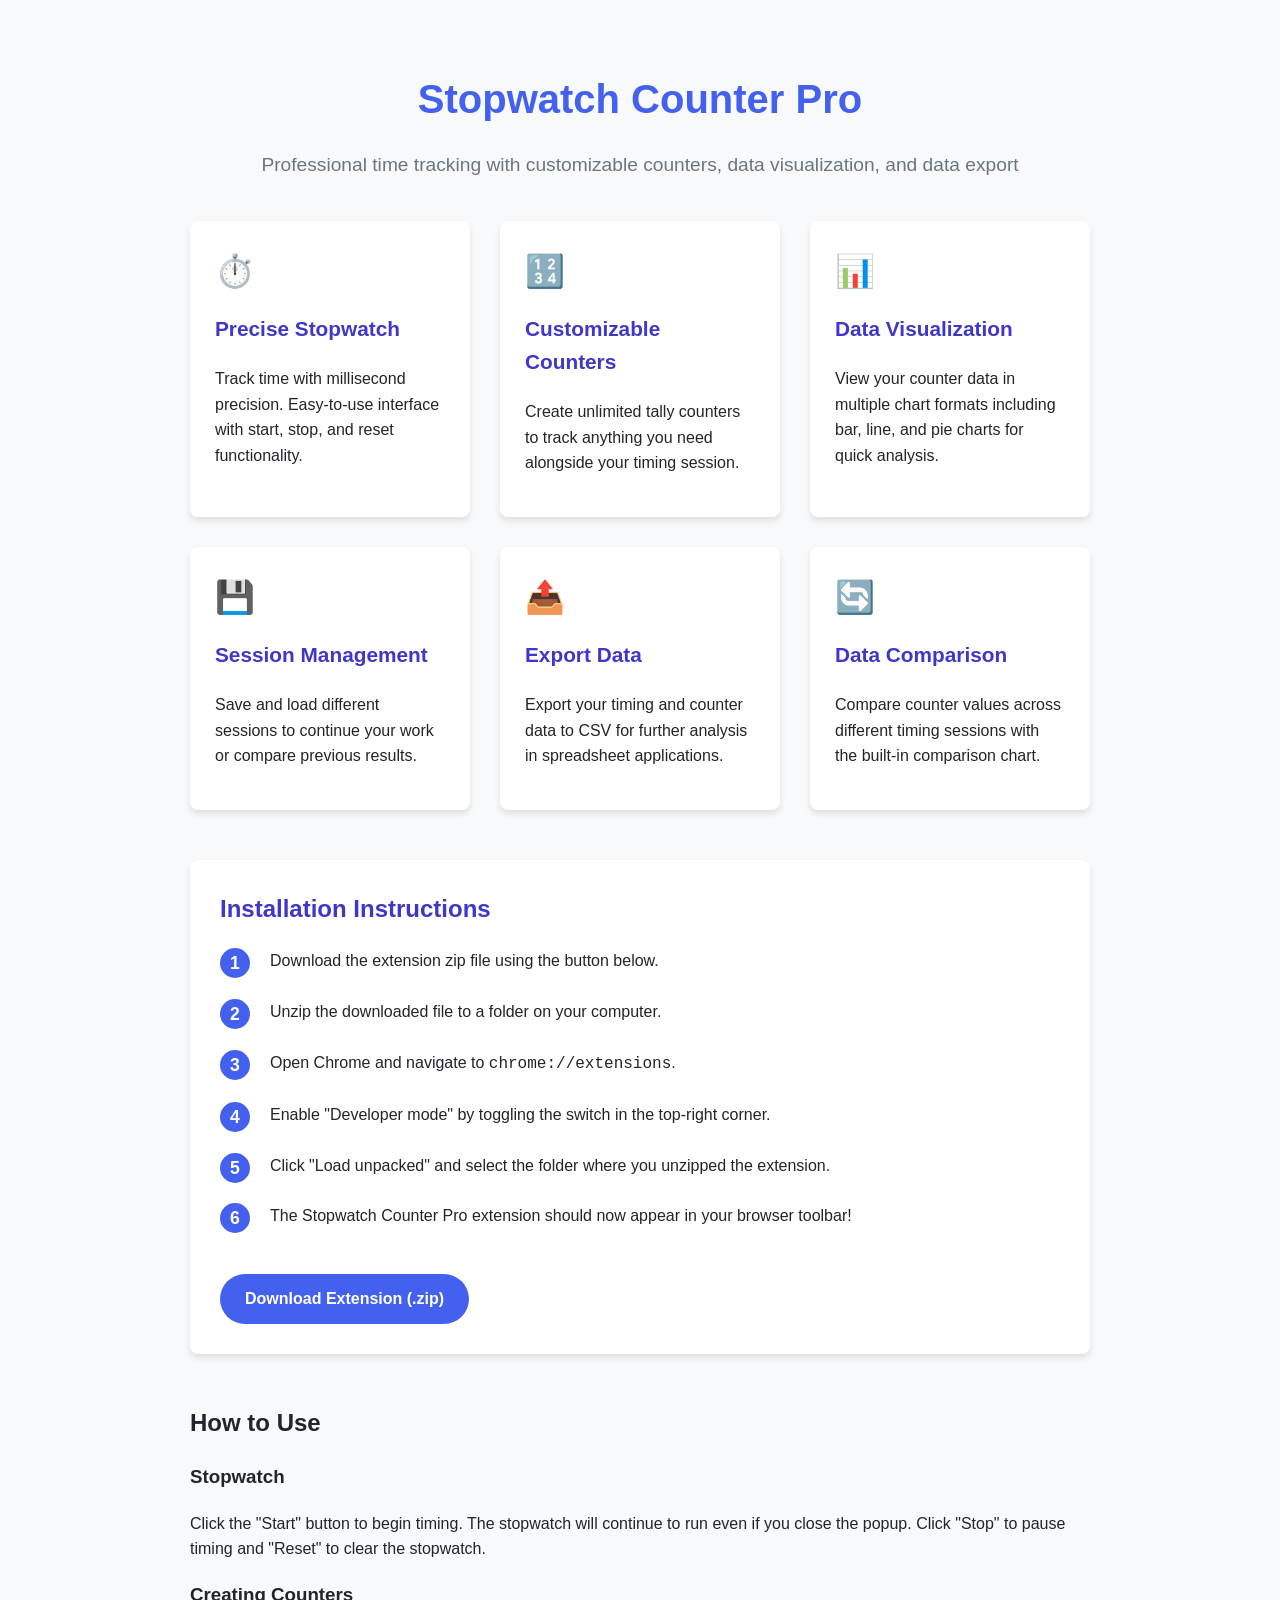
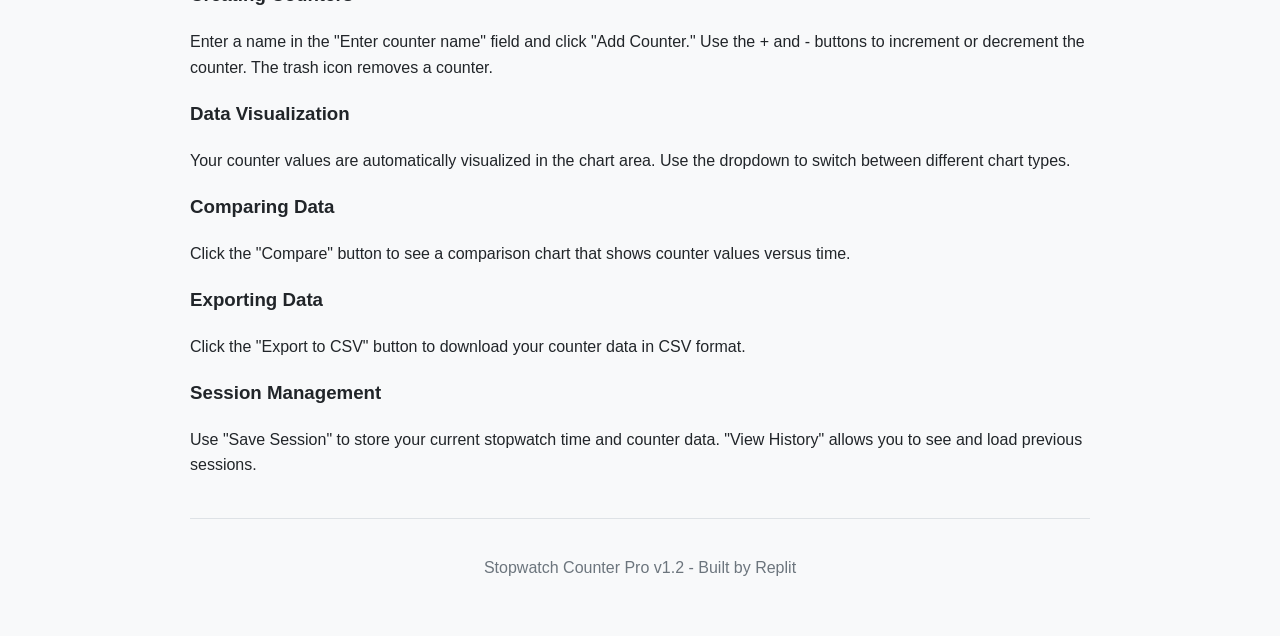
<file: index.html>
<!DOCTYPE html>
<html lang="en">
<head>
  <meta charset="UTF-8">
  <meta name="viewport" content="width=device-width, initial-scale=1.0">
  <title>Stopwatch Counter Pro - Chrome Extension</title>
  <style>
    :root {
      --primary-color: #4361ee;
      --secondary-color: #3f37c9;
      --success-color: #4bc0c0;
      --danger-color: #ef476f;
      --light-bg: #f8f9fa;
      --dark-bg: #313236;
      --text-color: #212529;
      --text-light: #6c757d;
      --border-radius: 8px;
      --box-shadow: 0 4px 6px rgba(0, 0, 0, 0.1);
      --transition: all 0.3s ease;
    }

    body {
      font-family: 'Segoe UI', Tahoma, Geneva, Verdana, sans-serif;
      line-height: 1.6;
      color: var(--text-color);
      background-color: var(--light-bg);
      margin: 0;
      padding: 0;
    }

    .container {
      max-width: 900px;
      margin: 0 auto;
      padding: 40px 20px;
    }

    header {
      text-align: center;
      margin-bottom: 40px;
    }

    h1 {
      color: var(--primary-color);
      font-size: 2.5rem;
      margin-bottom: 10px;
    }

    .tagline {
      color: var(--text-light);
      font-size: 1.2rem;
      margin-bottom: 30px;
    }

    .features {
      display: grid;
      grid-template-columns: repeat(auto-fit, minmax(280px, 1fr));
      gap: 30px;
      margin-bottom: 50px;
    }

    .feature-card {
      background-color: white;
      border-radius: var(--border-radius);
      padding: 25px;
      box-shadow: var(--box-shadow);
      transition: var(--transition);
    }

    .feature-card:hover {
      transform: translateY(-5px);
    }

    .feature-icon {
      font-size: 2rem;
      color: var(--primary-color);
      margin-bottom: 15px;
    }

    .feature-card h3 {
      color: var(--secondary-color);
      margin-top: 0;
      font-size: 1.3rem;
    }

    .installation {
      background-color: white;
      border-radius: var(--border-radius);
      padding: 30px;
      box-shadow: var(--box-shadow);
      margin-bottom: 50px;
    }

    .installation h2 {
      color: var(--secondary-color);
      margin-top: 0;
      margin-bottom: 20px;
    }

    .steps {
      list-style-type: none;
      counter-reset: step-counter;
      padding: 0;
    }

    .steps li {
      position: relative;
      padding-left: 50px;
      margin-bottom: 25px;
      counter-increment: step-counter;
    }

    .steps li::before {
      content: counter(step-counter);
      background-color: var(--primary-color);
      color: white;
      font-weight: bold;
      font-size: 1.1rem;
      border-radius: 50%;
      position: absolute;
      left: 0;
      top: 0;
      width: 30px;
      height: 30px;
      display: flex;
      align-items: center;
      justify-content: center;
    }

    .download-btn {
      display: inline-block;
      background-color: var(--primary-color);
      color: white;
      text-decoration: none;
      padding: 12px 25px;
      border-radius: 30px;
      font-weight: 600;
      margin-top: 20px;
      transition: var(--transition);
    }

    .download-btn:hover {
      background-color: var(--secondary-color);
      transform: translateY(-2px);
      box-shadow: 0 6px 12px rgba(0, 0, 0, 0.15);
    }

    .screenshots {
      margin-bottom: 50px;
    }

    .screenshots h2 {
      color: var(--secondary-color);
      margin-bottom: 20px;
      text-align: center;
    }

    .screenshot-img {
      width: 100%;
      border-radius: var(--border-radius);
      box-shadow: var(--box-shadow);
      margin-bottom: 15px;
    }

    footer {
      text-align: center;
      color: var(--text-light);
      margin-top: 40px;
      padding-top: 20px;
      border-top: 1px solid #dee2e6;
    }

    pre {
      background-color: var(--dark-bg);
      color: white;
      padding: 15px;
      border-radius: var(--border-radius);
      overflow-x: auto;
    }

    code {
      font-family: 'Courier New', Courier, monospace;
    }

    @media (max-width: 768px) {
      .features {
        grid-template-columns: 1fr;
      }
    }
  </style>
</head>
<body>
  <div class="container">
    <header>
      <h1>Stopwatch Counter Pro</h1>
      <p class="tagline">Professional time tracking with customizable counters, data visualization, and data export</p>
    </header>

    <section class="features">
      <div class="feature-card">
        <div class="feature-icon">⏱️</div>
        <h3>Precise Stopwatch</h3>
        <p>Track time with millisecond precision. Easy-to-use interface with start, stop, and reset functionality.</p>
      </div>
      
      <div class="feature-card">
        <div class="feature-icon">🔢</div>
        <h3>Customizable Counters</h3>
        <p>Create unlimited tally counters to track anything you need alongside your timing session.</p>
      </div>
      
      <div class="feature-card">
        <div class="feature-icon">📊</div>
        <h3>Data Visualization</h3>
        <p>View your counter data in multiple chart formats including bar, line, and pie charts for quick analysis.</p>
      </div>
      
      <div class="feature-card">
        <div class="feature-icon">💾</div>
        <h3>Session Management</h3>
        <p>Save and load different sessions to continue your work or compare previous results.</p>
      </div>
      
      <div class="feature-card">
        <div class="feature-icon">📤</div>
        <h3>Export Data</h3>
        <p>Export your timing and counter data to CSV for further analysis in spreadsheet applications.</p>
      </div>
      
      <div class="feature-card">
        <div class="feature-icon">🔄</div>
        <h3>Data Comparison</h3>
        <p>Compare counter values across different timing sessions with the built-in comparison chart.</p>
      </div>
    </section>

    <section class="installation">
      <h2>Installation Instructions</h2>
      <ol class="steps">
        <li>Download the extension zip file using the button below.</li>
        <li>Unzip the downloaded file to a folder on your computer.</li>
        <li>Open Chrome and navigate to <code>chrome://extensions</code>.</li>
        <li>Enable "Developer mode" by toggling the switch in the top-right corner.</li>
        <li>Click "Load unpacked" and select the folder where you unzipped the extension.</li>
        <li>The Stopwatch Counter Pro extension should now appear in your browser toolbar!</li>
      </ol>
      
      <a href="stopwatch-counter-extension.zip" download class="download-btn">
        Download Extension (.zip)
      </a>
    </section>

    <section class="usage">
      <h2>How to Use</h2>
      
      <h3>Stopwatch</h3>
      <p>Click the "Start" button to begin timing. The stopwatch will continue to run even if you close the popup. Click "Stop" to pause timing and "Reset" to clear the stopwatch.</p>
      
      <h3>Creating Counters</h3>
      <p>Enter a name in the "Enter counter name" field and click "Add Counter." Use the + and - buttons to increment or decrement the counter. The trash icon removes a counter.</p>
      
      <h3>Data Visualization</h3>
      <p>Your counter values are automatically visualized in the chart area. Use the dropdown to switch between different chart types.</p>
      
      <h3>Comparing Data</h3>
      <p>Click the "Compare" button to see a comparison chart that shows counter values versus time.</p>
      
      <h3>Exporting Data</h3>
      <p>Click the "Export to CSV" button to download your counter data in CSV format.</p>
      
      <h3>Session Management</h3>
      <p>Use "Save Session" to store your current stopwatch time and counter data. "View History" allows you to see and load previous sessions.</p>
    </section>

    <footer>
      <p>Stopwatch Counter Pro v1.2 - Built by Replit</p>
    </footer>
  </div>
</body>
</html>
</file>
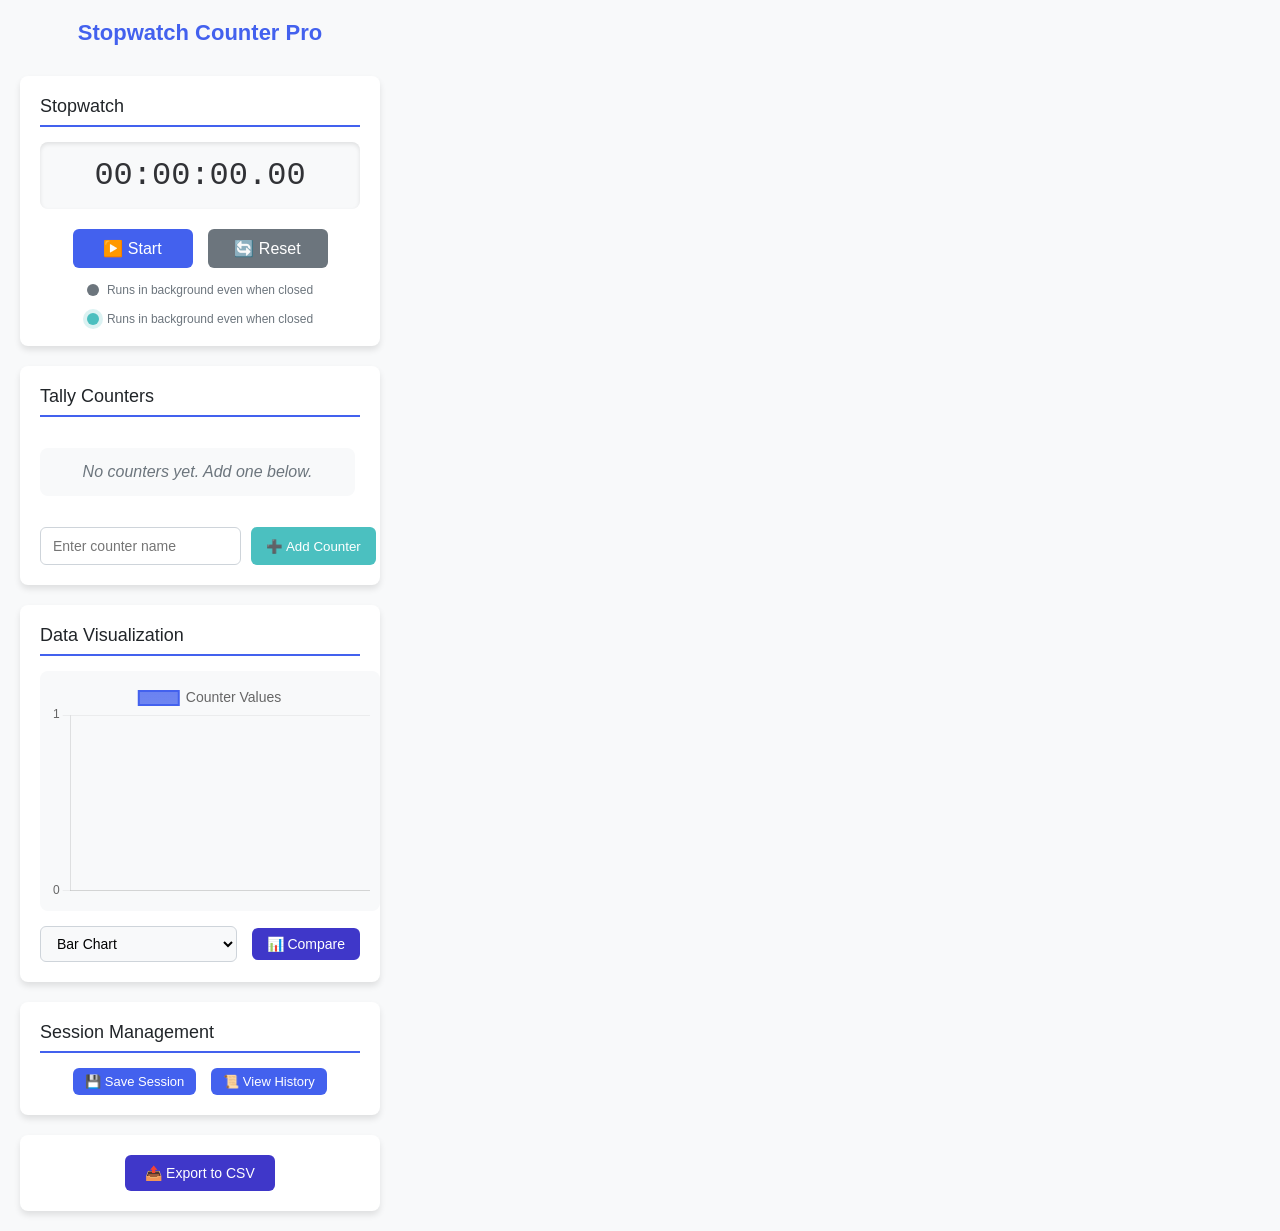
<file: popup.html>
<!DOCTYPE html>
<html lang="en">
<head>
  <meta charset="UTF-8">
  <meta name="viewport" content="width=device-width, initial-scale=1.0">
  <title>Stopwatch with Counters</title>
  <link rel="stylesheet" href="popup.css">
  <!-- FileSaver.js for CSV export (local version) -->
  <script src="lib/FileSaver.min.js"></script>
  <!-- Chart.js for visualization (UMD version) -->
  <script src="lib/chart.umd.min.js"></script>
  <!-- Database operations -->
  <script src="database.js"></script>
</head>
<body>
  <div class="container">
    <h1>Stopwatch Counter Pro</h1>
    
    <!-- Stopwatch Display -->
    <div class="stopwatch-container">
      <h2>Stopwatch</h2>
      <div class="stopwatch-display">
        <span id="hours">00</span>:<span id="minutes">00</span>:<span id="seconds">00</span>.<span id="milliseconds">00</span>
      </div>
      <div class="stopwatch-controls">
        <button id="start-stop" class="control-btn">▶️ Start</button>
        <button id="reset" class="control-btn">🔄 Reset</button>
      </div>
      <div class="background-notice">
        <span class="background-indicator" id="background-indicator"></span>
        <span class="background-text">Runs in background even when closed</span>
      </div>
      <div class="background-notice">
        <span class="background-indicator" id="background-indicator"></span>
        <span class="background-text">Runs in background even when closed</span>
      </div>
    </div>

    <!-- Tally Counters -->
    <div class="counters-section">
      <h2>Tally Counters</h2>
      <div id="counters-container"></div>
      <div class="counter-form">
        <input type="text" id="counter-name" placeholder="Enter counter name">
        <button id="add-counter">➕ Add Counter</button>
      </div>
    </div>

    <!-- Data Visualization -->
    <div class="visualization-section">
      <h2>Data Visualization</h2>
      <div class="chart-container">
        <canvas id="counter-chart"></canvas>
      </div>
      <div class="chart-options">
        <select id="chart-type">
          <option value="bar">Bar Chart</option>
          <option value="line">Line Chart</option>
          <option value="pie">Pie Chart</option>
          <option value="polarArea">Polar Area</option>
          <option value="radar">Radar Chart</option>
        </select>
        <button id="compare-chart" class="chart-btn">📊 Compare</button>
      </div>
    </div>

    <!-- Session Management -->
    <div class="session-section">
      <h2>Session Management</h2>
      <div class="session-controls">
        <button id="save-session" class="session-btn">💾 Save Session</button>
        <button id="view-history" class="session-btn">📜 View History</button>
      </div>
    </div>

    <!-- Export Section -->
    <div class="export-section">
      <button id="export-csv" class="export-btn">📤 Export to CSV</button>
    </div>
  </div>

  <script src="popup.js"></script>
</body>
</html>
</file>
<file: popup.css>
/* Modern Professional Extension Styles */
:root {
  --primary-color: #4361ee;
  --secondary-color: #3f37c9;
  --success-color: #4bc0c0;
  --danger-color: #ef476f;
  --light-bg: #f8f9fa;
  --dark-bg: #313236;
  --text-color: #212529;
  --text-light: #6c757d;
  --border-radius: 8px;
  --box-shadow: 0 4px 6px rgba(0, 0, 0, 0.1);
  --transition: all 0.3s ease;
}

/* General Styles */
body {
  width: 400px;
  margin: 0;
  padding: 0;
  font-family: 'Segoe UI', Tahoma, Geneva, Verdana, sans-serif;
  background-color: var(--light-bg);
  color: var(--text-color);
}

.container {
  display: flex;
  flex-direction: column;
  gap: 20px;
  padding: 20px;
}

h1 {
  font-size: 22px;
  text-align: center;
  color: var(--primary-color);
  margin: 0 0 10px 0;
  font-weight: 600;
}

h2 {
  font-size: 18px;
  color: var(--text-color);
  margin: 0 0 15px 0;
  padding-bottom: 8px;
  border-bottom: 2px solid var(--primary-color);
  font-weight: 500;
}

button {
  cursor: pointer;
  border: none;
  border-radius: 6px;
  transition: var(--transition);
  display: flex;
  align-items: center;
  justify-content: center;
  gap: 5px;
  font-weight: 500;
}

button:hover {
  transform: translateY(-2px);
  filter: brightness(1.05);
}

button:active {
  transform: translateY(0);
}

input {
  border: 1px solid #ced4da;
  border-radius: 6px;
  padding: 10px 12px;
  font-size: 14px;
  transition: var(--transition);
}

input:focus {
  outline: none;
  border-color: var(--primary-color);
  box-shadow: 0 0 0 3px rgba(67, 97, 238, 0.25);
}

/* Section containers */
.section-container {
  background-color: white;
  border-radius: var(--border-radius);
  padding: 15px;
  box-shadow: var(--box-shadow);
}

/* Stopwatch Styles */
.stopwatch-container {
  background-color: white;
  border-radius: var(--border-radius);
  padding: 20px;
  box-shadow: var(--box-shadow);
}

.stopwatch-display {
  font-size: 32px;
  font-family: 'Courier New', monospace;
  text-align: center;
  margin-bottom: 20px;
  color: var(--dark-bg);
  background-color: var(--light-bg);
  padding: 15px;
  border-radius: var(--border-radius);
  box-shadow: inset 0 2px 4px rgba(0, 0, 0, 0.1);
}

.stopwatch-display span {
  display: inline-block;
  min-width: 34px;
}

.stopwatch-controls {
  display: flex;
  justify-content: center;
  gap: 15px;
}

.control-btn {
  padding: 10px 20px;
  background-color: var(--primary-color);
  color: white;
  font-size: 16px;
  min-width: 120px;
}

#reset {
  background-color: var(--text-light);
}

/* Counter Styles */
.counters-section {
  background-color: white;
  border-radius: var(--border-radius);
  padding: 20px;
  box-shadow: var(--box-shadow);
}

#counters-container {
  display: flex;
  flex-direction: column;
  gap: 12px;
  margin-bottom: 15px;
  max-height: 200px;
  overflow-y: auto;
  padding-right: 5px;
}

.empty-message {
  text-align: center;
  color: var(--text-light);
  font-style: italic;
  padding: 15px;
  background-color: var(--light-bg);
  border-radius: var(--border-radius);
}

.counter-item {
  display: flex;
  justify-content: space-between;
  align-items: center;
  padding: 12px 15px;
  background-color: var(--light-bg);
  border-radius: var(--border-radius);
  border-left: 4px solid var(--primary-color);
  transition: var(--transition);
}

.counter-item:hover {
  transform: translateX(2px);
  box-shadow: 0 2px 4px rgba(0, 0, 0, 0.1);
}

.counter-name {
  font-weight: bold;
  color: var(--text-color);
  overflow: hidden;
  text-overflow: ellipsis;
  white-space: nowrap;
  max-width: 120px;
}

.counter-controls {
  display: flex;
  align-items: center;
  gap: 8px;
}

.counter-value {
  min-width: 40px;
  text-align: center;
  font-weight: bold;
  font-size: 16px;
  background-color: white;
  padding: 5px 10px;
  border-radius: 6px;
  box-shadow: inset 0 1px 2px rgba(0, 0, 0, 0.1);
}

.counter-btn {
  width: 30px;
  height: 30px;
  border-radius: 50%;
  display: flex;
  align-items: center;
  justify-content: center;
  font-size: 16px;
}

.counter-btn.increment {
  background-color: var(--success-color);
  color: white;
}

.counter-btn.decrement {
  background-color: var(--danger-color);
  color: white;
}

.counter-btn.delete {
  background-color: var(--text-light);
  color: white;
  font-size: 14px;
}

.counter-form {
  display: flex;
  gap: 10px;
  margin-top: 10px;
}

#counter-name {
  flex: 1;
  padding: 10px 12px;
}

#add-counter {
  padding: 10px 15px;
  background-color: var(--success-color);
  color: white;
  white-space: nowrap;
}

/* Chart Styles */
.visualization-section {
  background-color: white;
  border-radius: var(--border-radius);
  padding: 20px;
  box-shadow: var(--box-shadow);
}

.chart-container {
  height: 220px;
  width: 100%;
  margin-bottom: 15px;
  background-color: var(--light-bg);
  border-radius: var(--border-radius);
  padding: 10px;
}

.chart-options {
  display: flex;
  justify-content: space-between;
  align-items: center;
  gap: 15px;
}

#chart-type {
  flex: 1;
  padding: 8px 12px;
  border: 1px solid #ced4da;
  border-radius: 6px;
  font-size: 14px;
  background-color: var(--light-bg);
}

#chart-type:focus {
  outline: none;
  border-color: var(--primary-color);
  box-shadow: 0 0 0 3px rgba(67, 97, 238, 0.25);
}

.chart-btn {
  padding: 8px 15px;
  background-color: var(--secondary-color);
  color: white;
  font-size: 14px;
}

/* Session & Export Styles */
.session-section, .export-section {
  background-color: white;
  border-radius: var(--border-radius);
  padding: 20px;
  box-shadow: var(--box-shadow);
}

.session-controls {
  display: flex;
  justify-content: center;
  gap: 15px;
}

.session-btn, .export-btn {
  padding: 10px 20px;
  background-color: var(--primary-color);
  color: white;
  font-size: 14px;
  min-width: 140px;
  justify-content: center;
}

.export-section {
  display: flex;
  justify-content: center;
}

.export-btn {
  background-color: var(--secondary-color);
}

/* Modal styles */
.history-modal {
  position: fixed;
  top: 0;
  left: 0;
  width: 100%;
  height: 100%;
  background-color: rgba(0, 0, 0, 0.5);
  display: flex;
  align-items: center;
  justify-content: center;
  z-index: 1000;
}

.history-modal-content {
  background-color: white;
  border-radius: var(--border-radius);
  padding: 20px;
  width: 80%;
  max-height: 80%;
  overflow-y: auto;
  position: relative;
  box-shadow: 0 5px 15px rgba(0, 0, 0, 0.3);
}

.close-btn {
  position: absolute;
  top: 15px;
  right: 15px;
  font-size: 22px;
  cursor: pointer;
  color: var(--text-light);
  transition: var(--transition);
}

.close-btn:hover {
  color: var(--text-color);
}

.sessions-list {
  display: flex;
  flex-direction: column;
  gap: 15px;
  margin-top: 20px;
}

.session-item {
  background-color: var(--light-bg);
  border-radius: var(--border-radius);
  padding: 15px;
  box-shadow: 0 2px 4px rgba(0, 0, 0, 0.1);
}

.session-header {
  display: flex;
  justify-content: space-between;
  align-items: center;
  flex-wrap: wrap;
  gap: 10px;
  margin-bottom: 10px;
}

.session-header h3 {
  margin: 0;
  font-size: 16px;
  color: var(--primary-color);
}

.session-date {
  color: var(--text-light);
  font-size: 14px;
}

.session-btn {
  padding: 6px 12px;
  background-color: var(--primary-color);
  color: white;
  font-size: 13px;
  min-width: unset;
}

.session-btn.delete {
  background-color: var(--danger-color);
}

.session-details {
  display: flex;
  justify-content: space-between;
  color: var(--text-color);
  font-size: 14px;
}

/* Scrollbar styling */
::-webkit-scrollbar {
  width: 6px;
}

::-webkit-scrollbar-track {
  background: #f1f1f1;
  border-radius: 10px;
}

::-webkit-scrollbar-thumb {
  background: var(--text-light);
  border-radius: 10px;
}

::-webkit-scrollbar-thumb:hover {
  background: var(--primary-color);
}

/* Background Notice Styles */
.background-notice {
  display: flex;
  align-items: center;
  justify-content: center;
  margin-top: 15px;
  gap: 8px;
  font-size: 12px;
  color: var(--text-light);
}

.background-indicator {
  display: inline-block;
  width: 12px;
  height: 12px;
  border-radius: 50%;
  background-color: var(--success-color);
  position: relative;
}

.background-indicator::after {
  content: '';
  position: absolute;
  top: -4px;
  left: -4px;
  right: -4px;
  bottom: -4px;
  border-radius: 50%;
  background-color: rgba(75, 192, 192, 0.2);
  animation: pulse 2s infinite;
}

@keyframes pulse {
  0% {
    transform: scale(0.95);
    opacity: 0.7;
  }
  50% {
    transform: scale(1.05);
    opacity: 0.9;
  }
  100% {
    transform: scale(0.95);
    opacity: 0.7;
  }
}

.background-indicator.running {
  background-color: var(--success-color);
}

.background-indicator.stopped {
  background-color: var(--text-light);
}

.background-indicator.stopped::after {
  animation: none;
  opacity: 0;
}
</file>
